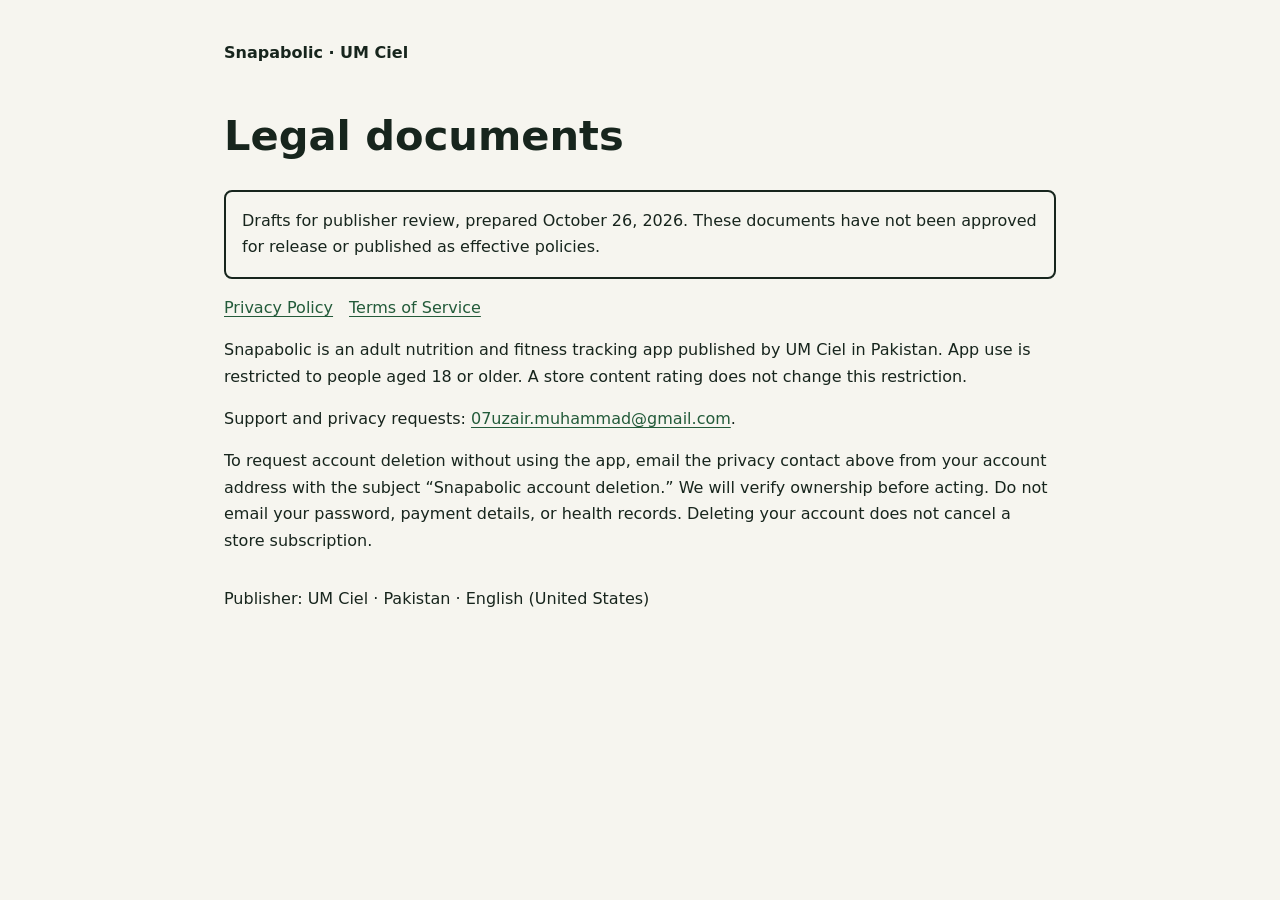
<file: index.html>
<!doctype html>
<html lang="en-US">
  <head>
    <meta charset="utf-8" />
    <meta name="viewport" content="width=device-width, initial-scale=1" />
    <meta name="robots" content="noindex" />
    <title>Snapabolic legal documents — UM Ciel</title>
    <link rel="stylesheet" href="style.css" />
  </head>
  <body>
    <header><strong>Snapabolic · UM Ciel</strong></header>
    <main>
      <h1>Legal documents</h1>
      <p class="notice">
        Drafts for publisher review, prepared October 26, 2026. These documents have not been
        approved for release or published as effective policies.
      </p>
      <nav aria-label="Legal documents">
        <a href="privacy.html">Privacy Policy</a>
        <a href="terms.html">Terms of Service</a>
      </nav>
      <p>
        Snapabolic is an adult nutrition and fitness tracking app published by UM Ciel in Pakistan.
        App use is restricted to people aged 18 or older. A store content rating does not change
        this restriction.
      </p>
      <p>
        Support and privacy requests:
        <a href="mailto:07uzair.muhammad@gmail.com">07uzair.muhammad@gmail.com</a>.
      </p>
      <p>
        To request account deletion without using the app, email the privacy contact above from your
        account address with the subject “Snapabolic account deletion.” We will verify ownership
        before acting. Do not email your password, payment details, or health records. Deleting your
        account does not cancel a store subscription.
      </p>
    </main>
    <footer>Publisher: UM Ciel · Pakistan · English (United States)</footer>
  </body>
</html>
</file>
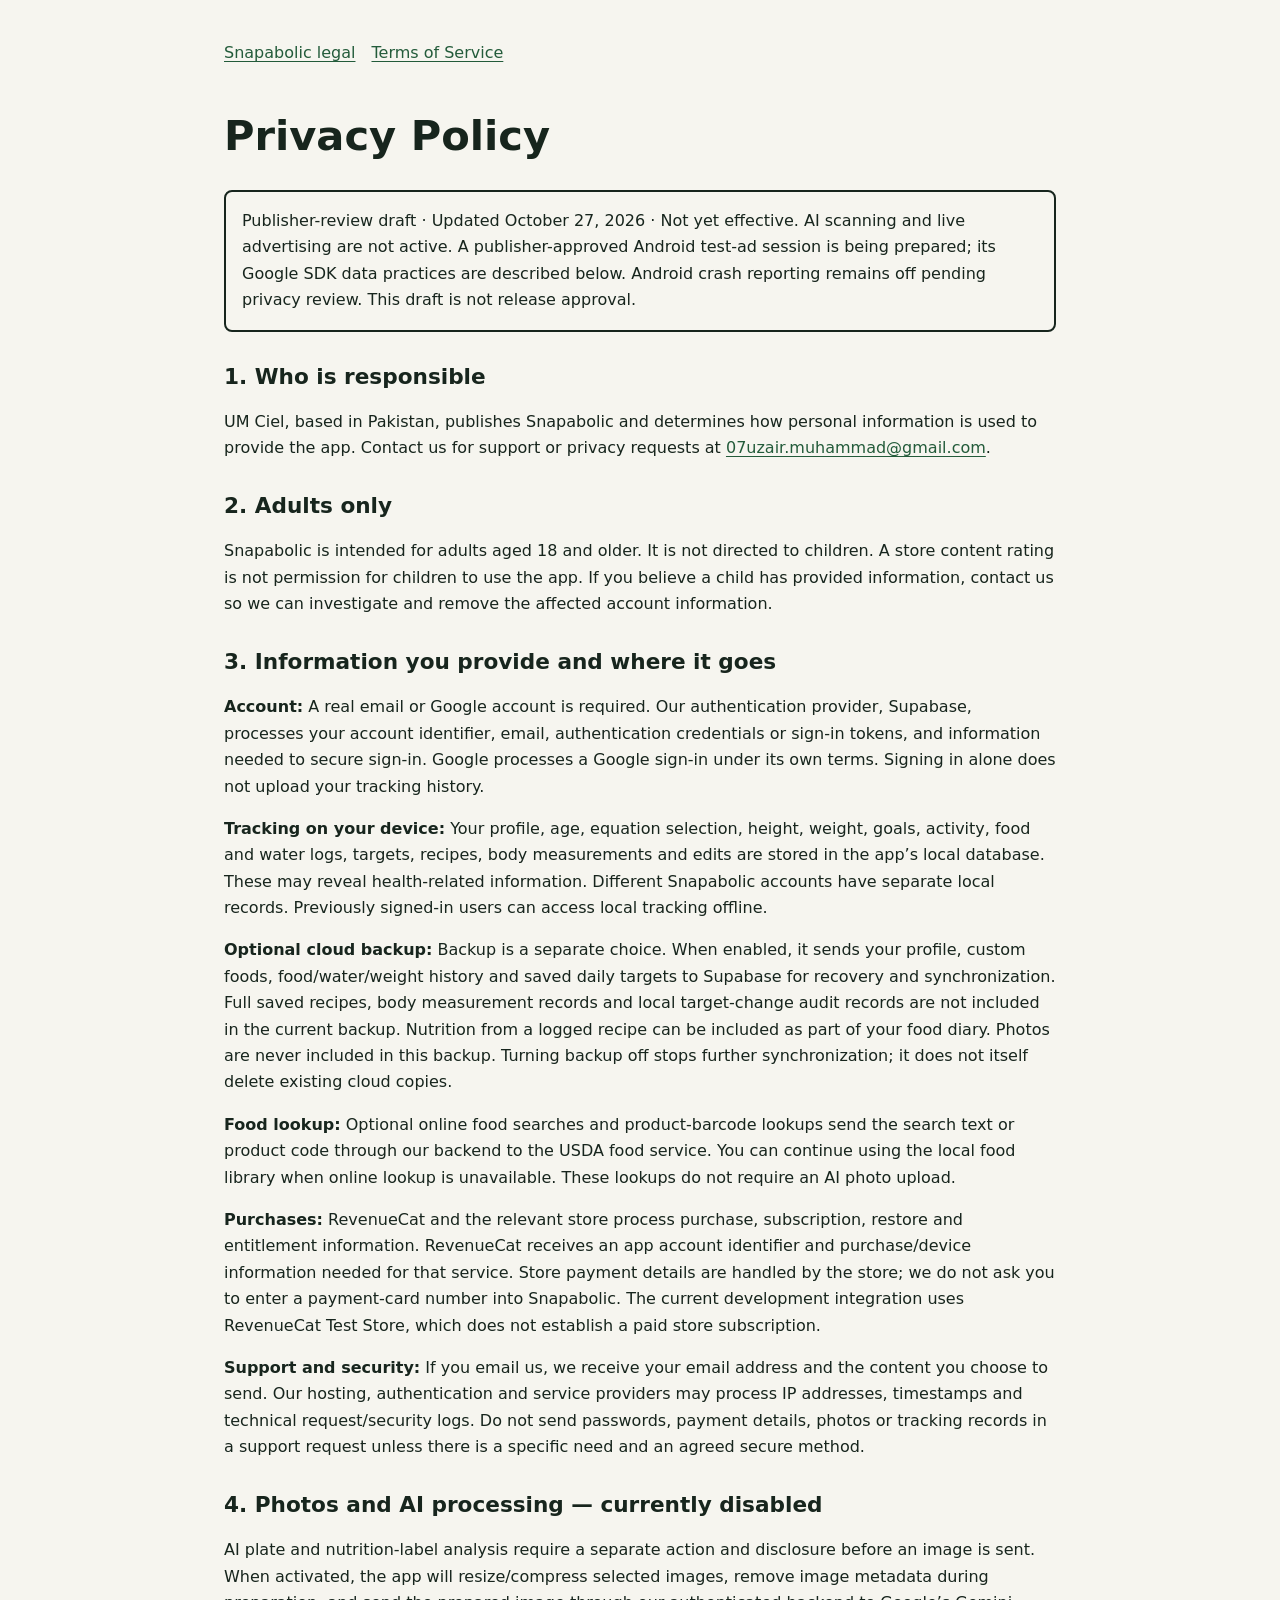
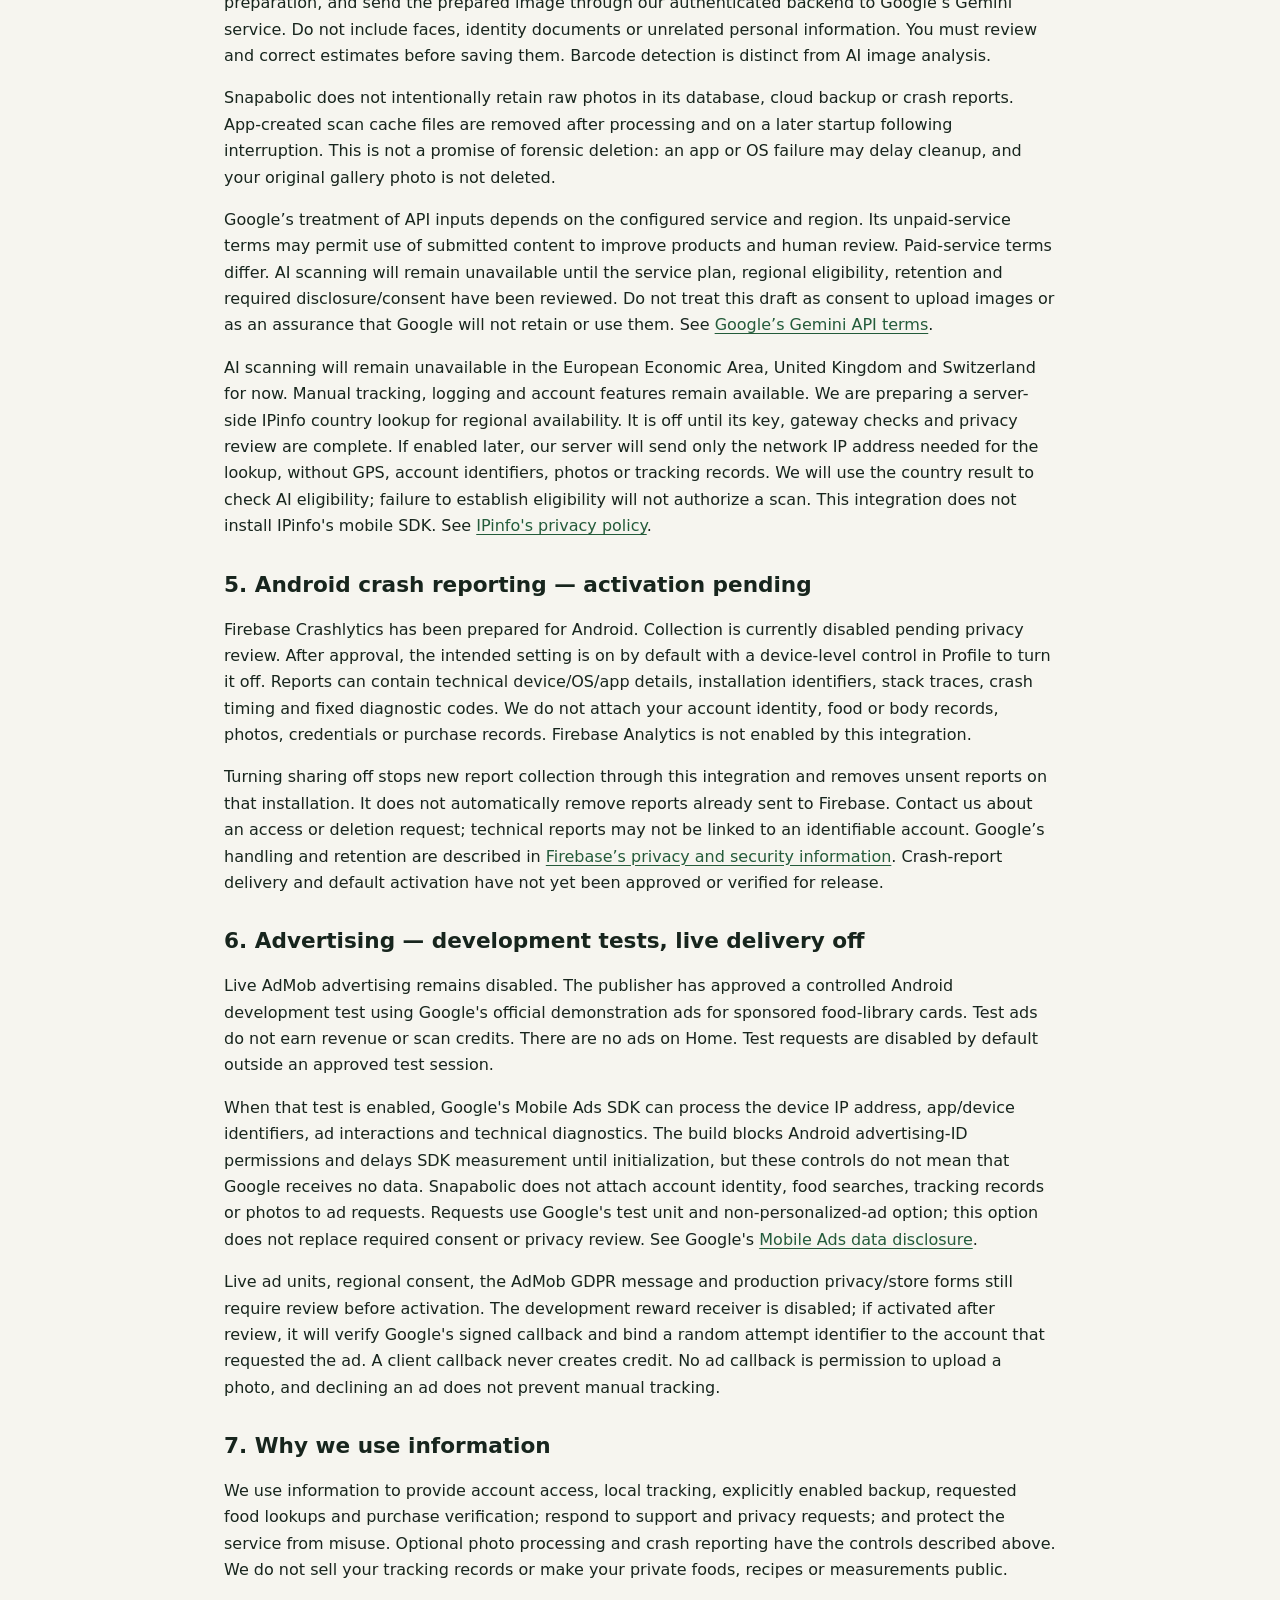
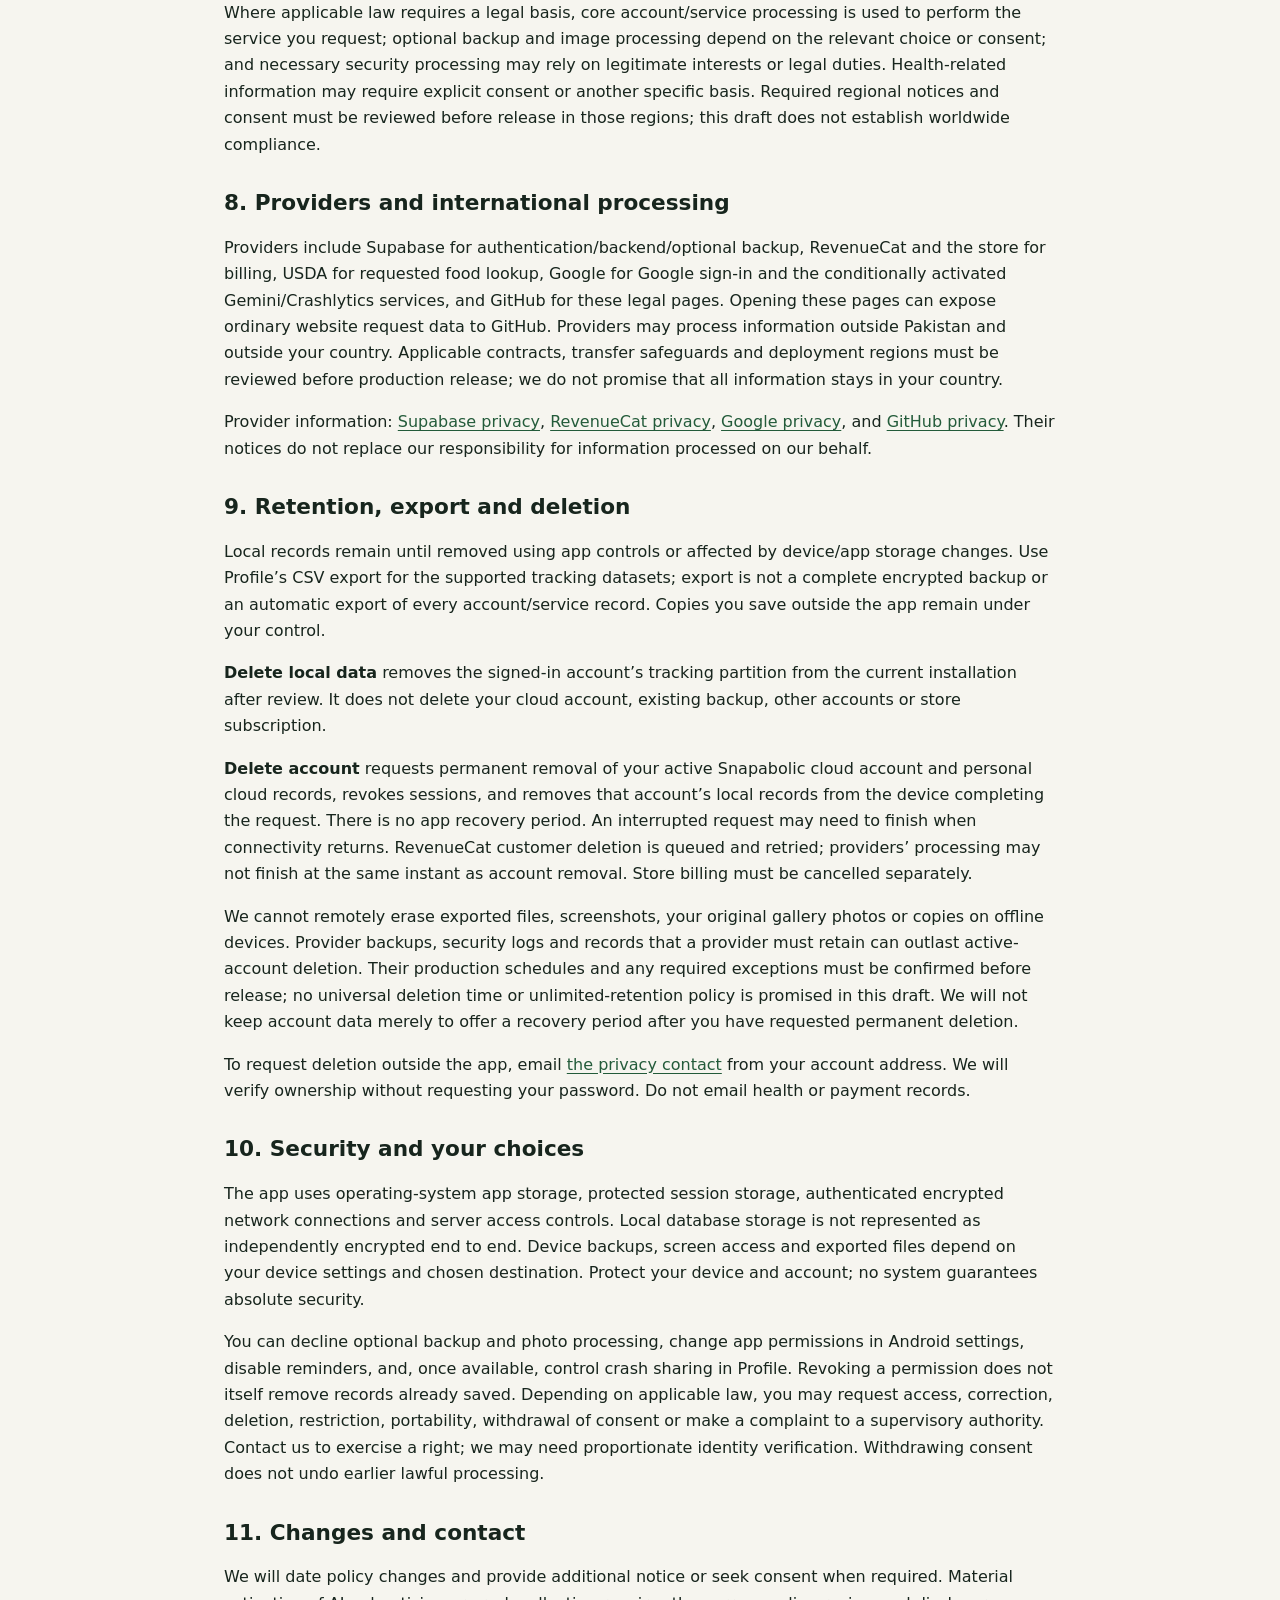
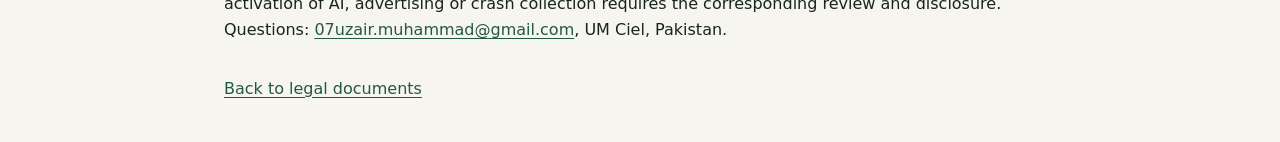
<file: privacy.html>
<!doctype html>
<html lang="en-US">
  <head>
    <meta charset="utf-8" />
    <meta name="viewport" content="width=device-width, initial-scale=1" />
    <meta name="robots" content="noindex" />
    <title>Snapabolic Privacy Policy — UM Ciel</title>
    <link rel="stylesheet" href="style.css" />
  </head>
  <body>
    <header>
      <nav aria-label="Legal documents">
        <a href="index.html">Snapabolic legal</a><a href="terms.html">Terms of Service</a>
      </nav>
    </header>
    <main>
      <h1>Privacy Policy</h1>
      <p class="notice">
        Publisher-review draft · Updated October 27, 2026 · Not yet effective. AI scanning and live
        advertising are not active. A publisher-approved Android test-ad session is being prepared;
        its Google SDK data practices are described below. Android crash reporting remains off
        pending privacy review. This draft is not release approval.
      </p>
      <h2>1. Who is responsible</h2>
      <p>
        UM Ciel, based in Pakistan, publishes Snapabolic and determines how personal information is
        used to provide the app. Contact us for support or privacy requests at
        <a href="mailto:07uzair.muhammad@gmail.com">07uzair.muhammad@gmail.com</a>.
      </p>
      <h2>2. Adults only</h2>
      <p>
        Snapabolic is intended for adults aged 18 and older. It is not directed to children. A store
        content rating is not permission for children to use the app. If you believe a child has
        provided information, contact us so we can investigate and remove the affected account
        information.
      </p>
      <h2>3. Information you provide and where it goes</h2>
      <p>
        <strong>Account:</strong> A real email or Google account is required. Our authentication
        provider, Supabase, processes your account identifier, email, authentication credentials or
        sign-in tokens, and information needed to secure sign-in. Google processes a Google sign-in
        under its own terms. Signing in alone does not upload your tracking history.
      </p>
      <p>
        <strong>Tracking on your device:</strong> Your profile, age, equation selection, height,
        weight, goals, activity, food and water logs, targets, recipes, body measurements and edits
        are stored in the app’s local database. These may reveal health-related information.
        Different Snapabolic accounts have separate local records. Previously signed-in users can
        access local tracking offline.
      </p>
      <p>
        <strong>Optional cloud backup:</strong> Backup is a separate choice. When enabled, it sends
        your profile, custom foods, food/water/weight history and saved daily targets to Supabase
        for recovery and synchronization. Full saved recipes, body measurement records and local
        target-change audit records are not included in the current backup. Nutrition from a logged
        recipe can be included as part of your food diary. Photos are never included in this backup.
        Turning backup off stops further synchronization; it does not itself delete existing cloud
        copies.
      </p>
      <p>
        <strong>Food lookup:</strong> Optional online food searches and product-barcode lookups send
        the search text or product code through our backend to the USDA food service. You can
        continue using the local food library when online lookup is unavailable. These lookups do
        not require an AI photo upload.
      </p>
      <p>
        <strong>Purchases:</strong> RevenueCat and the relevant store process purchase,
        subscription, restore and entitlement information. RevenueCat receives an app account
        identifier and purchase/device information needed for that service. Store payment details
        are handled by the store; we do not ask you to enter a payment-card number into Snapabolic.
        The current development integration uses RevenueCat Test Store, which does not establish a
        paid store subscription.
      </p>
      <p>
        <strong>Support and security:</strong> If you email us, we receive your email address and
        the content you choose to send. Our hosting, authentication and service providers may
        process IP addresses, timestamps and technical request/security logs. Do not send passwords,
        payment details, photos or tracking records in a support request unless there is a specific
        need and an agreed secure method.
      </p>
      <h2>4. Photos and AI processing — currently disabled</h2>
      <p>
        AI plate and nutrition-label analysis require a separate action and disclosure before an
        image is sent. When activated, the app will resize/compress selected images, remove image
        metadata during preparation, and send the prepared image through our authenticated backend
        to Google’s Gemini service. Do not include faces, identity documents or unrelated personal
        information. You must review and correct estimates before saving them. Barcode detection is
        distinct from AI image analysis.
      </p>
      <p>
        Snapabolic does not intentionally retain raw photos in its database, cloud backup or crash
        reports. App-created scan cache files are removed after processing and on a later startup
        following interruption. This is not a promise of forensic deletion: an app or OS failure may
        delay cleanup, and your original gallery photo is not deleted.
      </p>
      <p>
        Google’s treatment of API inputs depends on the configured service and region. Its
        unpaid-service terms may permit use of submitted content to improve products and human
        review. Paid-service terms differ. AI scanning will remain unavailable until the service
        plan, regional eligibility, retention and required disclosure/consent have been reviewed. Do
        not treat this draft as consent to upload images or as an assurance that Google will not
        retain or use them. See
        <a href="https://ai.google.dev/gemini-api/terms">Google’s Gemini API terms</a>.
      </p>
      <p>
        AI scanning will remain unavailable in the European Economic Area, United Kingdom and
        Switzerland for now. Manual tracking, logging and account features remain available. We are
        preparing a server-side IPinfo country lookup for regional availability. It is off until its
        key, gateway checks and privacy review are complete. If enabled later, our server will send
        only the network IP address needed for the lookup, without GPS, account identifiers, photos
        or tracking records. We will use the country result to check AI eligibility; failure to
        establish eligibility will not authorize a scan. This integration does not install IPinfo's
        mobile SDK. See <a href="https://ipinfo.io/privacy-policy">IPinfo's privacy policy</a>.
      </p>
      <h2>5. Android crash reporting — activation pending</h2>
      <p>
        Firebase Crashlytics has been prepared for Android. Collection is currently disabled pending
        privacy review. After approval, the intended setting is on by default with a device-level
        control in Profile to turn it off. Reports can contain technical device/OS/app details,
        installation identifiers, stack traces, crash timing and fixed diagnostic codes. We do not
        attach your account identity, food or body records, photos, credentials or purchase records.
        Firebase Analytics is not enabled by this integration.
      </p>
      <p>
        Turning sharing off stops new report collection through this integration and removes unsent
        reports on that installation. It does not automatically remove reports already sent to
        Firebase. Contact us about an access or deletion request; technical reports may not be
        linked to an identifiable account. Google’s handling and retention are described in
        <a href="https://firebase.google.com/support/privacy"
          >Firebase’s privacy and security information</a
        >. Crash-report delivery and default activation have not yet been approved or verified for
        release.
      </p>
      <h2>6. Advertising — development tests, live delivery off</h2>
      <p>
        Live AdMob advertising remains disabled. The publisher has approved a controlled Android
        development test using Google's official demonstration ads for sponsored food-library cards.
        Test ads do not earn revenue or scan credits. There are no ads on Home. Test requests are
        disabled by default outside an approved test session.
      </p>
      <p>
        When that test is enabled, Google's Mobile Ads SDK can process the device IP address,
        app/device identifiers, ad interactions and technical diagnostics. The build blocks Android
        advertising-ID permissions and delays SDK measurement until initialization, but these
        controls do not mean that Google receives no data. Snapabolic does not attach account
        identity, food searches, tracking records or photos to ad requests. Requests use Google's
        test unit and non-personalized-ad option; this option does not replace required consent or
        privacy review. See Google's
        <a href="https://developers.google.com/admob/android/privacy/play-data-disclosure"
          >Mobile Ads data disclosure</a
        >.
      </p>
      <p>
        Live ad units, regional consent, the AdMob GDPR message and production privacy/store forms
        still require review before activation. The development reward receiver is disabled; if
        activated after review, it will verify Google's signed callback and bind a random attempt
        identifier to the account that requested the ad. A client callback never creates credit. No
        ad callback is permission to upload a photo, and declining an ad does not prevent manual
        tracking.
      </p>
      <h2>7. Why we use information</h2>
      <p>
        We use information to provide account access, local tracking, explicitly enabled backup,
        requested food lookups and purchase verification; respond to support and privacy requests;
        and protect the service from misuse. Optional photo processing and crash reporting have the
        controls described above. We do not sell your tracking records or make your private foods,
        recipes or measurements public.
      </p>
      <p>
        Where applicable law requires a legal basis, core account/service processing is used to
        perform the service you request; optional backup and image processing depend on the relevant
        choice or consent; and necessary security processing may rely on legitimate interests or
        legal duties. Health-related information may require explicit consent or another specific
        basis. Required regional notices and consent must be reviewed before release in those
        regions; this draft does not establish worldwide compliance.
      </p>
      <h2>8. Providers and international processing</h2>
      <p>
        Providers include Supabase for authentication/backend/optional backup, RevenueCat and the
        store for billing, USDA for requested food lookup, Google for Google sign-in and the
        conditionally activated Gemini/Crashlytics services, and GitHub for these legal pages.
        Opening these pages can expose ordinary website request data to GitHub. Providers may
        process information outside Pakistan and outside your country. Applicable contracts,
        transfer safeguards and deployment regions must be reviewed before production release; we do
        not promise that all information stays in your country.
      </p>
      <p>
        Provider information: <a href="https://supabase.com/privacy">Supabase privacy</a>,
        <a href="https://www.revenuecat.com/privacy">RevenueCat privacy</a>,
        <a href="https://policies.google.com/privacy">Google privacy</a>, and
        <a
          href="https://docs.github.com/en/site-policy/privacy-policies/github-general-privacy-statement"
          >GitHub privacy</a
        >. Their notices do not replace our responsibility for information processed on our behalf.
      </p>
      <h2>9. Retention, export and deletion</h2>
      <p>
        Local records remain until removed using app controls or affected by device/app storage
        changes. Use Profile’s CSV export for the supported tracking datasets; export is not a
        complete encrypted backup or an automatic export of every account/service record. Copies you
        save outside the app remain under your control.
      </p>
      <p>
        <strong>Delete local data</strong> removes the signed-in account’s tracking partition from
        the current installation after review. It does not delete your cloud account, existing
        backup, other accounts or store subscription.
      </p>
      <p>
        <strong>Delete account</strong> requests permanent removal of your active Snapabolic cloud
        account and personal cloud records, revokes sessions, and removes that account’s local
        records from the device completing the request. There is no app recovery period. An
        interrupted request may need to finish when connectivity returns. RevenueCat customer
        deletion is queued and retried; providers’ processing may not finish at the same instant as
        account removal. Store billing must be cancelled separately.
      </p>
      <p>
        We cannot remotely erase exported files, screenshots, your original gallery photos or copies
        on offline devices. Provider backups, security logs and records that a provider must retain
        can outlast active-account deletion. Their production schedules and any required exceptions
        must be confirmed before release; no universal deletion time or unlimited-retention policy
        is promised in this draft. We will not keep account data merely to offer a recovery period
        after you have requested permanent deletion.
      </p>
      <p>
        To request deletion outside the app, email
        <a href="mailto:07uzair.muhammad@gmail.com?subject=Snapabolic%20account%20deletion"
          >the privacy contact</a
        >
        from your account address. We will verify ownership without requesting your password. Do not
        email health or payment records.
      </p>
      <h2>10. Security and your choices</h2>
      <p>
        The app uses operating-system app storage, protected session storage, authenticated
        encrypted network connections and server access controls. Local database storage is not
        represented as independently encrypted end to end. Device backups, screen access and
        exported files depend on your device settings and chosen destination. Protect your device
        and account; no system guarantees absolute security.
      </p>
      <p>
        You can decline optional backup and photo processing, change app permissions in Android
        settings, disable reminders, and, once available, control crash sharing in Profile. Revoking
        a permission does not itself remove records already saved. Depending on applicable law, you
        may request access, correction, deletion, restriction, portability, withdrawal of consent or
        make a complaint to a supervisory authority. Contact us to exercise a right; we may need
        proportionate identity verification. Withdrawing consent does not undo earlier lawful
        processing.
      </p>
      <h2>11. Changes and contact</h2>
      <p>
        We will date policy changes and provide additional notice or seek consent when required.
        Material activation of AI, advertising or crash collection requires the corresponding review
        and disclosure. Questions:
        <a href="mailto:07uzair.muhammad@gmail.com">07uzair.muhammad@gmail.com</a>, UM Ciel,
        Pakistan.
      </p>
    </main>
    <footer><a href="index.html">Back to legal documents</a></footer>
  </body>
</html>
</file>
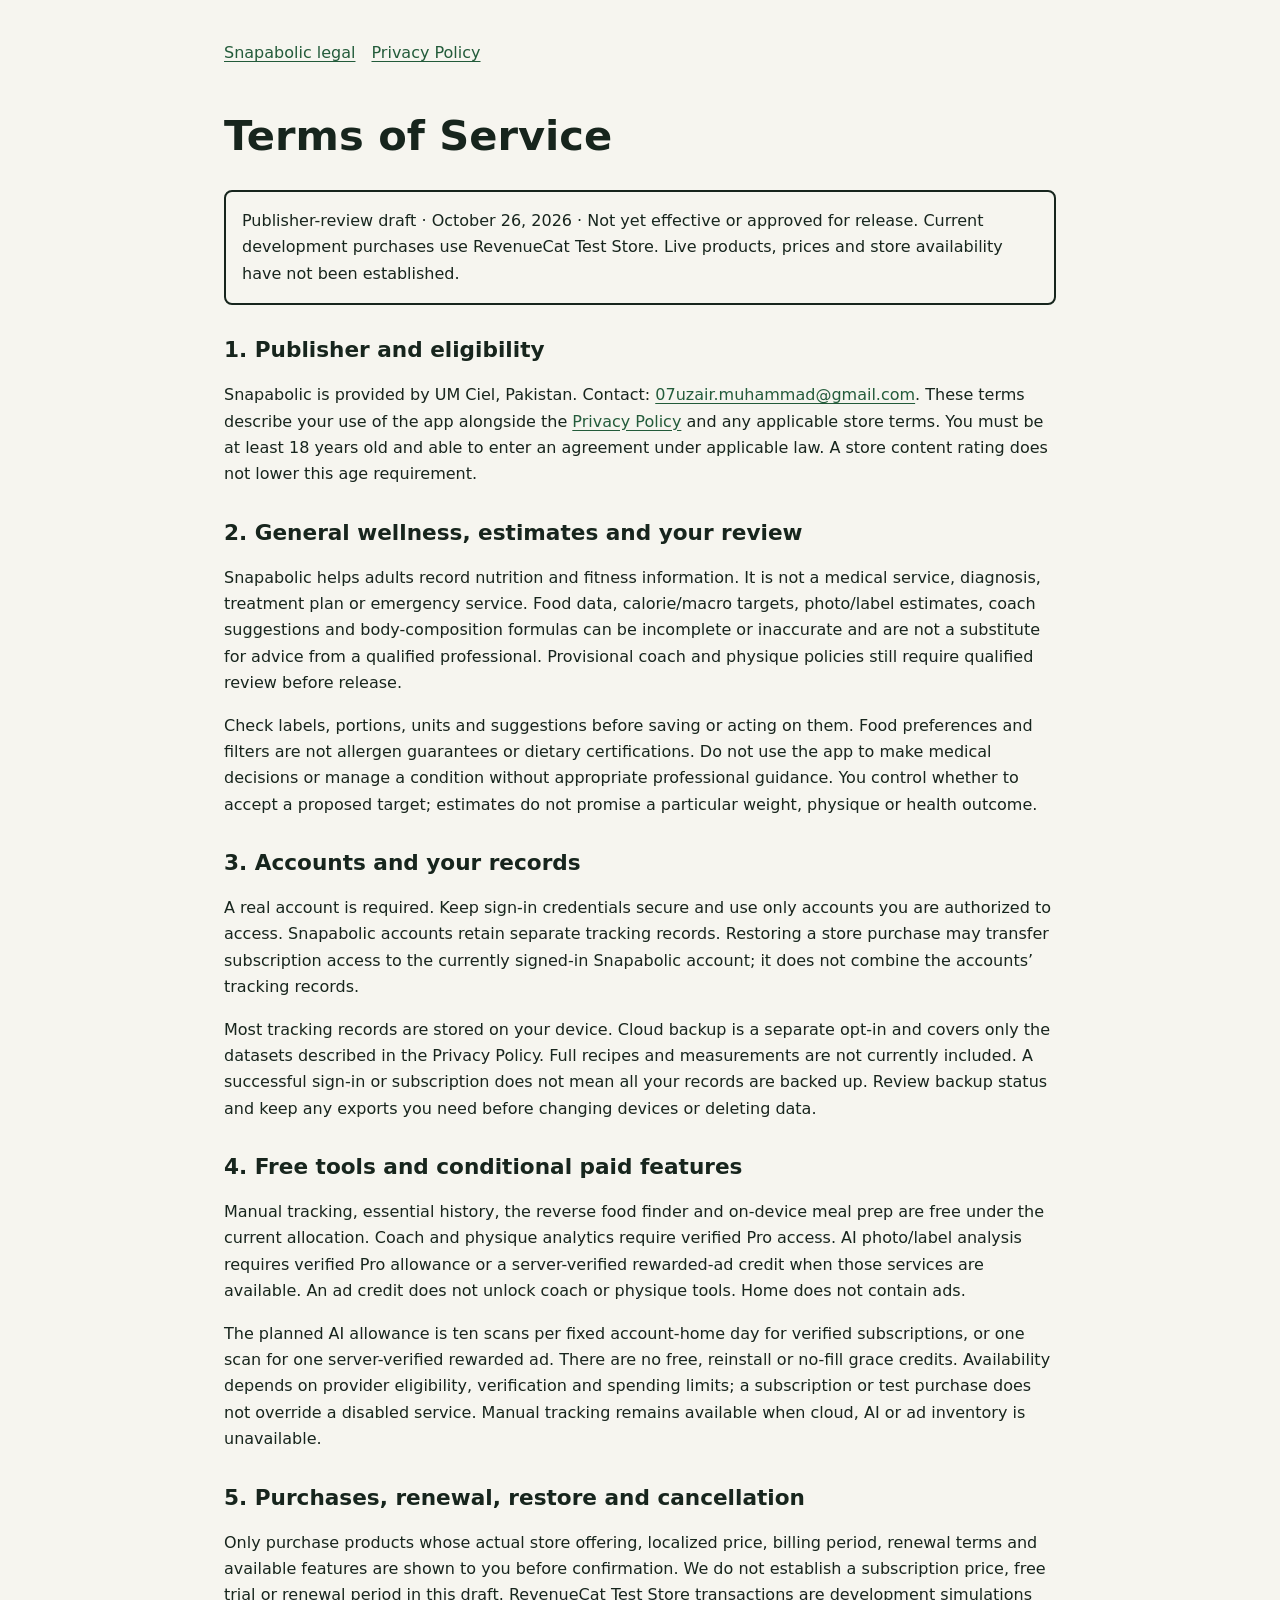
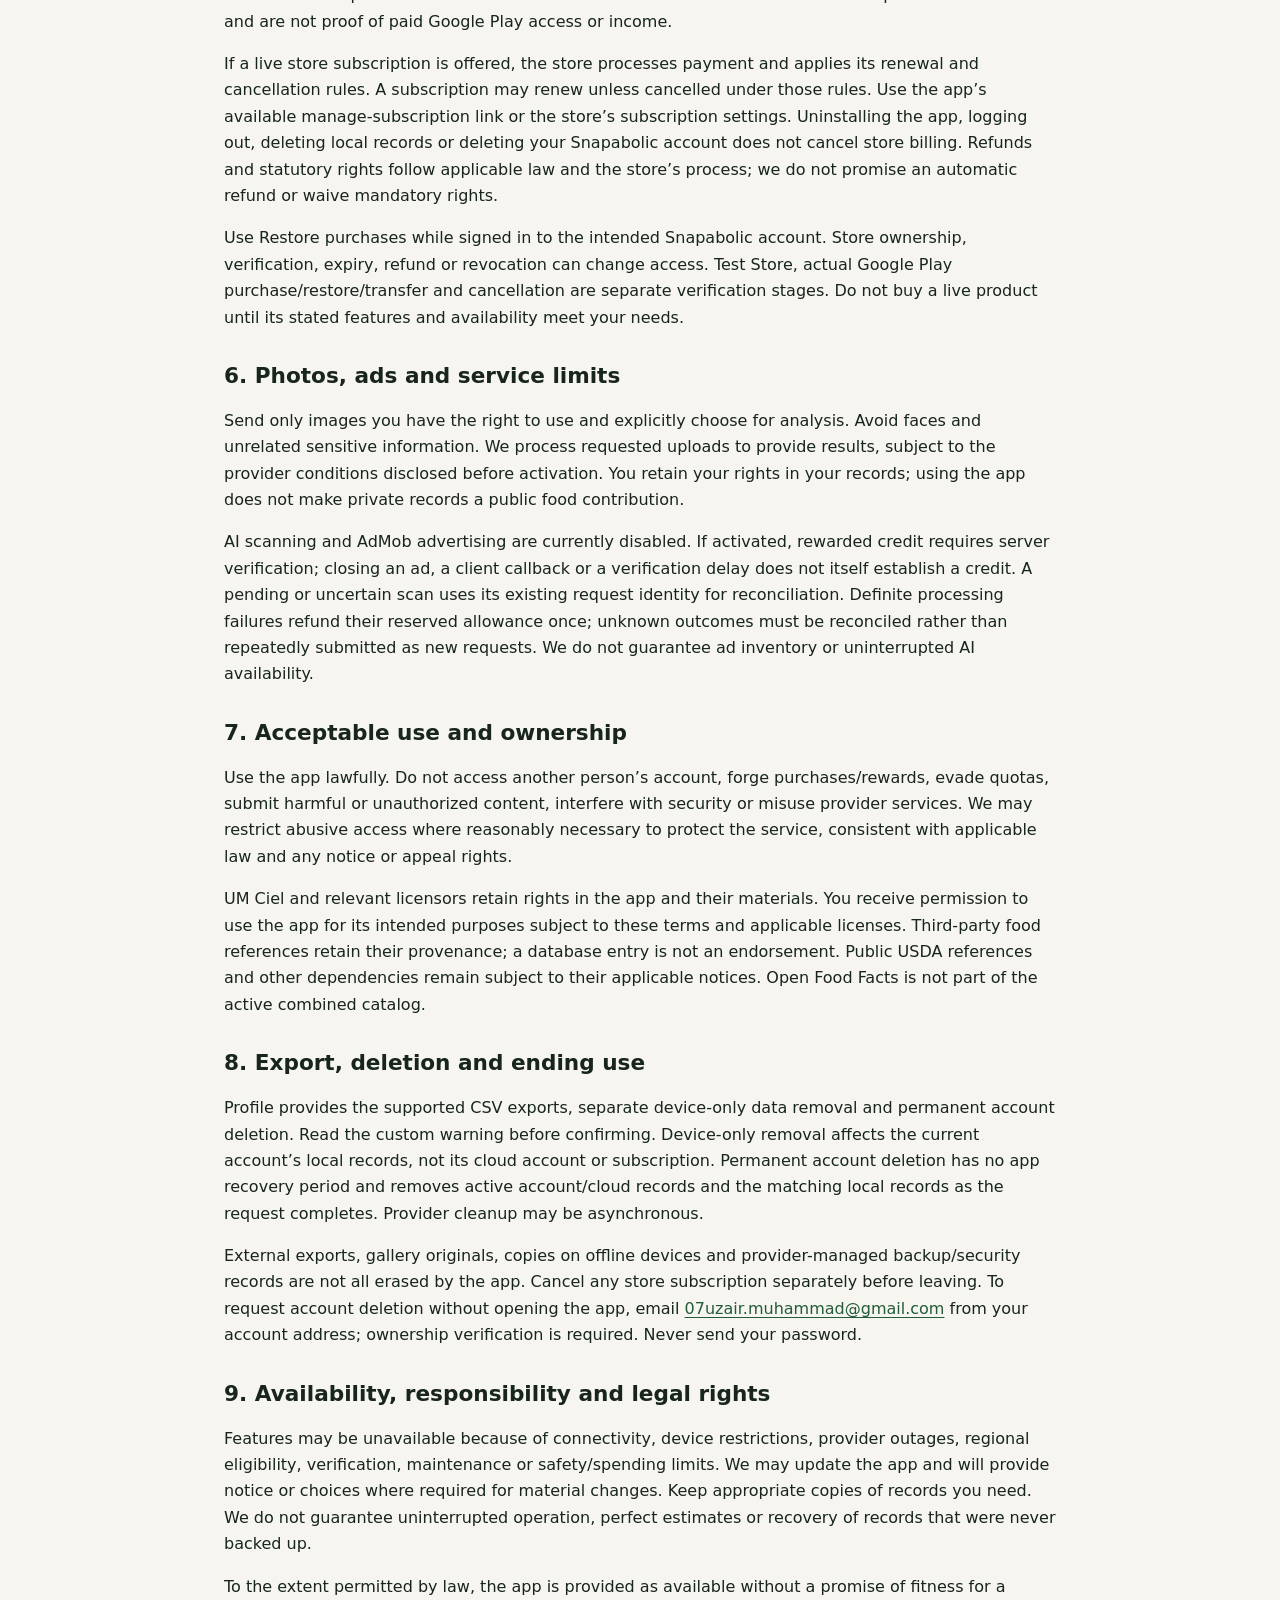
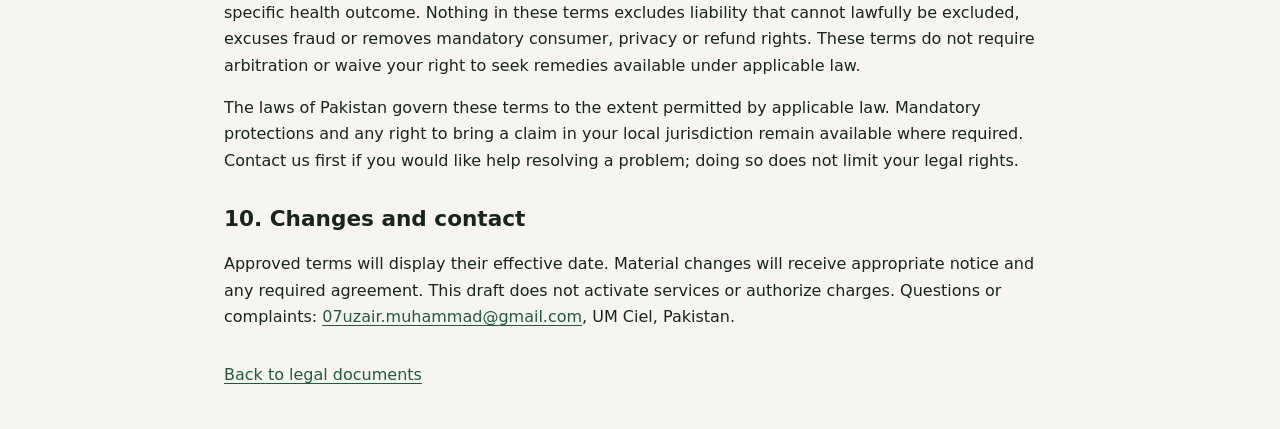
<file: terms.html>
<!doctype html>
<html lang="en-US">
  <head>
    <meta charset="utf-8" />
    <meta name="viewport" content="width=device-width, initial-scale=1" />
    <meta name="robots" content="noindex" />
    <title>Snapabolic Terms of Service — UM Ciel</title>
    <link rel="stylesheet" href="style.css" />
  </head>
  <body>
    <header>
      <nav aria-label="Legal documents">
        <a href="index.html">Snapabolic legal</a><a href="privacy.html">Privacy Policy</a>
      </nav>
    </header>
    <main>
      <h1>Terms of Service</h1>
      <p class="notice">
        Publisher-review draft · October 26, 2026 · Not yet effective or approved for release.
        Current development purchases use RevenueCat Test Store. Live products, prices and store
        availability have not been established.
      </p>
      <h2>1. Publisher and eligibility</h2>
      <p>
        Snapabolic is provided by UM Ciel, Pakistan. Contact:
        <a href="mailto:07uzair.muhammad@gmail.com">07uzair.muhammad@gmail.com</a>. These terms
        describe your use of the app alongside the <a href="privacy.html">Privacy Policy</a> and any
        applicable store terms. You must be at least 18 years old and able to enter an agreement
        under applicable law. A store content rating does not lower this age requirement.
      </p>
      <h2>2. General wellness, estimates and your review</h2>
      <p>
        Snapabolic helps adults record nutrition and fitness information. It is not a medical
        service, diagnosis, treatment plan or emergency service. Food data, calorie/macro targets,
        photo/label estimates, coach suggestions and body-composition formulas can be incomplete or
        inaccurate and are not a substitute for advice from a qualified professional. Provisional
        coach and physique policies still require qualified review before release.
      </p>
      <p>
        Check labels, portions, units and suggestions before saving or acting on them. Food
        preferences and filters are not allergen guarantees or dietary certifications. Do not use
        the app to make medical decisions or manage a condition without appropriate professional
        guidance. You control whether to accept a proposed target; estimates do not promise a
        particular weight, physique or health outcome.
      </p>
      <h2>3. Accounts and your records</h2>
      <p>
        A real account is required. Keep sign-in credentials secure and use only accounts you are
        authorized to access. Snapabolic accounts retain separate tracking records. Restoring a
        store purchase may transfer subscription access to the currently signed-in Snapabolic
        account; it does not combine the accounts’ tracking records.
      </p>
      <p>
        Most tracking records are stored on your device. Cloud backup is a separate opt-in and
        covers only the datasets described in the Privacy Policy. Full recipes and measurements are
        not currently included. A successful sign-in or subscription does not mean all your records
        are backed up. Review backup status and keep any exports you need before changing devices or
        deleting data.
      </p>
      <h2>4. Free tools and conditional paid features</h2>
      <p>
        Manual tracking, essential history, the reverse food finder and on-device meal prep are free
        under the current allocation. Coach and physique analytics require verified Pro access. AI
        photo/label analysis requires verified Pro allowance or a server-verified rewarded-ad credit
        when those services are available. An ad credit does not unlock coach or physique tools.
        Home does not contain ads.
      </p>
      <p>
        The planned AI allowance is ten scans per fixed account-home day for verified subscriptions,
        or one scan for one server-verified rewarded ad. There are no free, reinstall or no-fill
        grace credits. Availability depends on provider eligibility, verification and spending
        limits; a subscription or test purchase does not override a disabled service. Manual
        tracking remains available when cloud, AI or ad inventory is unavailable.
      </p>
      <h2>5. Purchases, renewal, restore and cancellation</h2>
      <p>
        Only purchase products whose actual store offering, localized price, billing period, renewal
        terms and available features are shown to you before confirmation. We do not establish a
        subscription price, free trial or renewal period in this draft. RevenueCat Test Store
        transactions are development simulations and are not proof of paid Google Play access or
        income.
      </p>
      <p>
        If a live store subscription is offered, the store processes payment and applies its renewal
        and cancellation rules. A subscription may renew unless cancelled under those rules. Use the
        app’s available manage-subscription link or the store’s subscription settings. Uninstalling
        the app, logging out, deleting local records or deleting your Snapabolic account does not
        cancel store billing. Refunds and statutory rights follow applicable law and the store’s
        process; we do not promise an automatic refund or waive mandatory rights.
      </p>
      <p>
        Use Restore purchases while signed in to the intended Snapabolic account. Store ownership,
        verification, expiry, refund or revocation can change access. Test Store, actual Google Play
        purchase/restore/transfer and cancellation are separate verification stages. Do not buy a
        live product until its stated features and availability meet your needs.
      </p>
      <h2>6. Photos, ads and service limits</h2>
      <p>
        Send only images you have the right to use and explicitly choose for analysis. Avoid faces
        and unrelated sensitive information. We process requested uploads to provide results,
        subject to the provider conditions disclosed before activation. You retain your rights in
        your records; using the app does not make private records a public food contribution.
      </p>
      <p>
        AI scanning and AdMob advertising are currently disabled. If activated, rewarded credit
        requires server verification; closing an ad, a client callback or a verification delay does
        not itself establish a credit. A pending or uncertain scan uses its existing request
        identity for reconciliation. Definite processing failures refund their reserved allowance
        once; unknown outcomes must be reconciled rather than repeatedly submitted as new requests.
        We do not guarantee ad inventory or uninterrupted AI availability.
      </p>
      <h2>7. Acceptable use and ownership</h2>
      <p>
        Use the app lawfully. Do not access another person’s account, forge purchases/rewards, evade
        quotas, submit harmful or unauthorized content, interfere with security or misuse provider
        services. We may restrict abusive access where reasonably necessary to protect the service,
        consistent with applicable law and any notice or appeal rights.
      </p>
      <p>
        UM Ciel and relevant licensors retain rights in the app and their materials. You receive
        permission to use the app for its intended purposes subject to these terms and applicable
        licenses. Third-party food references retain their provenance; a database entry is not an
        endorsement. Public USDA references and other dependencies remain subject to their
        applicable notices. Open Food Facts is not part of the active combined catalog.
      </p>
      <h2>8. Export, deletion and ending use</h2>
      <p>
        Profile provides the supported CSV exports, separate device-only data removal and permanent
        account deletion. Read the custom warning before confirming. Device-only removal affects the
        current account’s local records, not its cloud account or subscription. Permanent account
        deletion has no app recovery period and removes active account/cloud records and the
        matching local records as the request completes. Provider cleanup may be asynchronous.
      </p>
      <p>
        External exports, gallery originals, copies on offline devices and provider-managed
        backup/security records are not all erased by the app. Cancel any store subscription
        separately before leaving. To request account deletion without opening the app, email
        <a href="mailto:07uzair.muhammad@gmail.com?subject=Snapabolic%20account%20deletion"
          >07uzair.muhammad@gmail.com</a
        >
        from your account address; ownership verification is required. Never send your password.
      </p>
      <h2>9. Availability, responsibility and legal rights</h2>
      <p>
        Features may be unavailable because of connectivity, device restrictions, provider outages,
        regional eligibility, verification, maintenance or safety/spending limits. We may update the
        app and will provide notice or choices where required for material changes. Keep appropriate
        copies of records you need. We do not guarantee uninterrupted operation, perfect estimates
        or recovery of records that were never backed up.
      </p>
      <p>
        To the extent permitted by law, the app is provided as available without a promise of
        fitness for a specific health outcome. Nothing in these terms excludes liability that cannot
        lawfully be excluded, excuses fraud or removes mandatory consumer, privacy or refund rights.
        These terms do not require arbitration or waive your right to seek remedies available under
        applicable law.
      </p>
      <p>
        The laws of Pakistan govern these terms to the extent permitted by applicable law. Mandatory
        protections and any right to bring a claim in your local jurisdiction remain available where
        required. Contact us first if you would like help resolving a problem; doing so does not
        limit your legal rights.
      </p>
      <h2>10. Changes and contact</h2>
      <p>
        Approved terms will display their effective date. Material changes will receive appropriate
        notice and any required agreement. This draft does not activate services or authorize
        charges. Questions or complaints:
        <a href="mailto:07uzair.muhammad@gmail.com">07uzair.muhammad@gmail.com</a>, UM Ciel,
        Pakistan.
      </p>
    </main>
    <footer><a href="index.html">Back to legal documents</a></footer>
  </body>
</html>
</file>
<file: style.css>
:root {
  color-scheme: light dark;
  font-family: system-ui, sans-serif;
  line-height: 1.65;
  color: #17251d;
  background: #f6f5ef;
}
body {
  max-width: 52rem;
  margin: 0 auto;
  padding: 1.5rem;
}
header,
footer {
  padding: 1rem 0;
}
nav {
  display: flex;
  flex-wrap: wrap;
  gap: 1rem;
}
a {
  color: #235b3a;
  text-underline-offset: 0.2em;
}
h1,
h2 {
  line-height: 1.25;
}
h1 {
  font-size: clamp(1.8rem, 6vw, 2.6rem);
}
h2 {
  margin-top: 2rem;
  font-size: 1.35rem;
}
.notice {
  padding: 1rem;
  border: 2px solid currentColor;
  border-radius: 0.5rem;
}
:focus-visible {
  outline: 3px solid currentColor;
  outline-offset: 4px;
}
@media (prefers-color-scheme: dark) {
  :root {
    color: #eef4ea;
    background: #101b16;
  }
  a {
    color: #a7dfb7;
  }
}
@media print {
  :root {
    color: #000;
    background: #fff;
  }
  nav {
    display: none;
  }
  body {
    max-width: none;
    padding: 0;
  }
}
</file>
